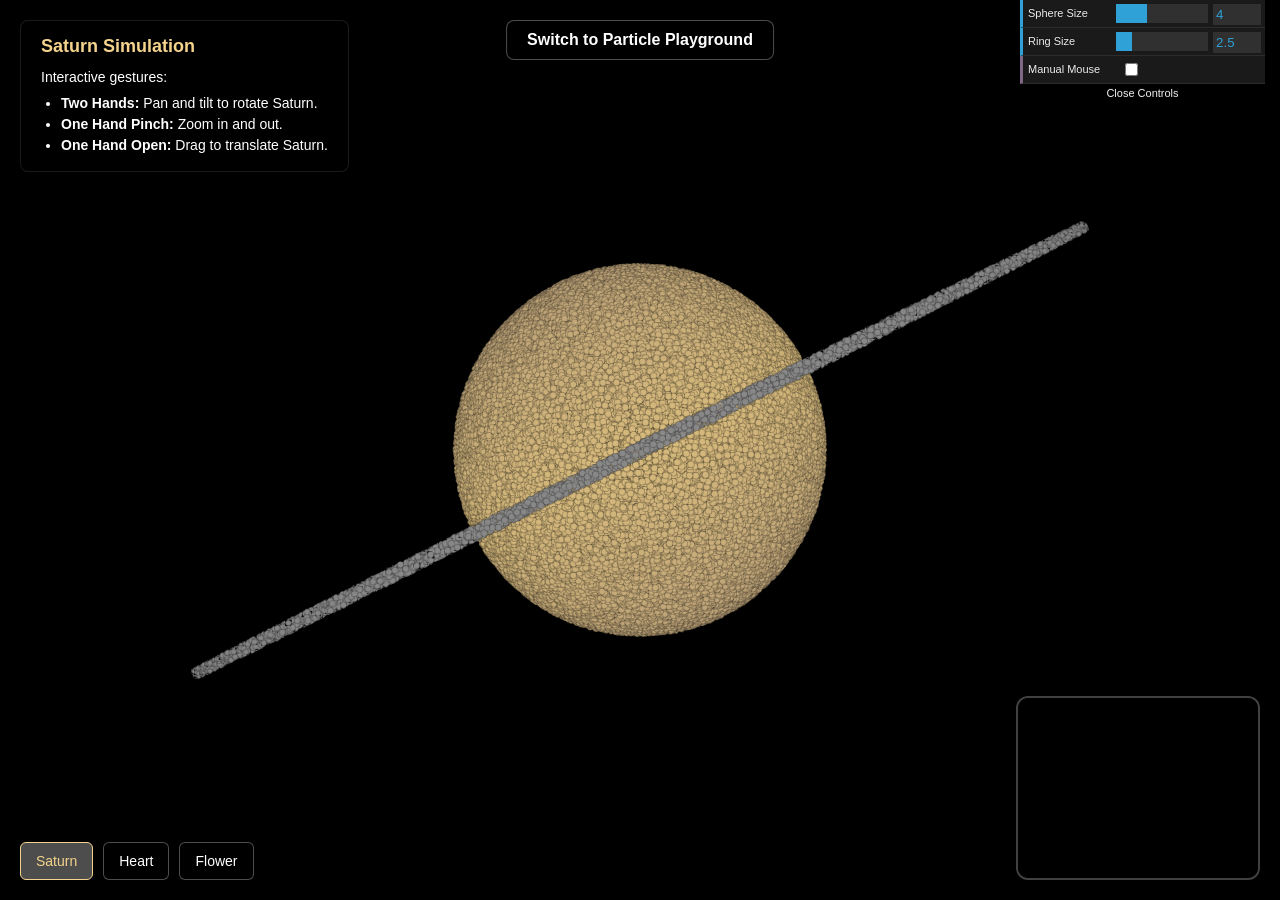
<file: index.html>
<!DOCTYPE html>
<html lang="en">
<head>
    <meta charset="UTF-8">
    <meta name="viewport" content="width=device-width, initial-scale=1.0">
    <title>3D Saturn Particle System</title>
    <link rel="stylesheet" href="style.css">
    
    <!-- Three.js -->
    <script src="3d-particle-playground/libs/three.min.js"></script>
    
    <!-- MediaPipe dependencies -->
    <script src="3d-particle-playground/libs/camera_utils.js" crossorigin="anonymous"></script>
    <script src="3d-particle-playground/libs/hands.js" crossorigin="anonymous"></script>
    
    <!-- dat.GUI -->
    <script src="3d-particle-playground/libs/dat.gui.min.js"></script>
</head>
<body>
    <div id="app_switcher" style="position: absolute; top: 20px; left: 50%; transform: translateX(-50%); z-index: 1000;">
        <button onclick="switchApp()" id="btn_switch_app" style="background: rgba(0,0,0,0.6); color: #fff; border: 1px solid rgba(255,255,255,0.3); padding: 10px 20px; border-radius: 8px; cursor: pointer; font-size: 16px; font-weight: bold; transition: all 0.2s; box-shadow: 0 4px 15px rgba(0,0,0,0.5);">
            Switch to Particle Playground
        </button>
    </div>

    <div id="app_container"></div>

    <script>
        const urlParams = new URLSearchParams(window.location.search);
        const currentApp = urlParams.get('app') || 'saturn';

        function switchApp() {
            if (currentApp === 'saturn') {
                window.location.href = '?app=playground';
            } else {
                window.location.href = '?app=saturn';
            }
        }

        const appContainer = document.getElementById('app_container');
        const switchBtn = document.getElementById('btn_switch_app');

        if (currentApp === 'playground') {
            switchBtn.innerText = 'Switch to Saturn Simulation';
            document.title = '3D Particle Playground';
            
            appContainer.innerHTML = `
                <!-- Video and canvas for MediaPipe PIP -->
                <div id="pip_hand_container">
                    <video id="video" style="display: none;" autoplay playsinline></video>
                    <canvas id="pip_hand_canvas"></canvas>
                </div>
                
                <!-- UI Overlay elements -->
                <div id="ui-container">
                    <div id="camera-status">
                        <span class="indicator red"></span> Camera: Disconnected
                    </div>
                    <div id="readme-panel">
                        <h2>Gestures</h2>
                        <ul>
                            <li><strong>Hand Distance (X):</strong> Controls particle spread</li>
                            <li><strong>Fist Tension:</strong> Controls particle scale</li>
                            <li><strong>Quick Fist Snap:</strong> Fireworks!</li>
                        </ul>
                    </div>
                </div>
            `;
            
            const script = document.createElement('script');
            script.src = '3d-particle-playground/script.js?v=' + Date.now();
            document.body.appendChild(script);

        } else {
            switchBtn.innerText = 'Switch to Particle Playground';
            document.title = '3D Saturn Particle System';
            
            appContainer.innerHTML = `
                <div id="readme">
                    <h1>Saturn Simulation</h1>
                    <p>Interactive gestures:</p>
                    <ul>
                        <li><b>Two Hands:</b> Pan and tilt to rotate Saturn.</li>
                        <li><b>One Hand Pinch:</b> Zoom in and out.</li>
                        <li><b>One Hand Open:</b> Drag to translate Saturn.</li>
                    </ul>
                </div>

                <div id="shape_selector">
                    <button onclick="window.setShape('saturn')" id="btn_saturn" class="active">Saturn</button>
                    <button onclick="window.setShape('heart')" id="btn_heart">Heart</button>
                    <button onclick="window.setShape('flower')" id="btn_flower">Flower</button>
                </div>

                <canvas id="output_canvas"></canvas>
                <div id="loading">Loading Saturn System...</div>
                
                <div id="pip_hand_container">
                    <video id="input_video" playsinline></video>
                    <canvas id="pip_hand_canvas"></canvas>
                </div>
            `;
            
            const script = document.createElement('script');
            script.src = 'script.js?v=' + Date.now();
            document.body.appendChild(script);
        }
    </script>
</body>
</html>
</file>
<file: style.css>
body {
    margin: 0;
    overflow: hidden;
    background-color: #000;
    font-family: 'Segoe UI', Tahoma, Geneva, Verdana, sans-serif;
}

#output_canvas {
    position: absolute;
    top: 0;
    left: 0;
    width: 100vw;
    height: 100vh;
    z-index: 1;
}

#loading {
    position: absolute;
    top: 50%;
    left: 50%;
    transform: translate(-50%, -50%);
    color: #ffffff;
    font-family: monospace;
    font-size: 20px;
    pointer-events: none;
    text-align: center;
    z-index: 10;
}

#pip_hand_container {
    position: fixed;
    bottom: 20px;
    right: 20px;
    width: 240px;
    height: 180px;
    border-radius: 12px;
    overflow: hidden;
    z-index: 100;
    border: 2px solid rgba(255, 255, 255, 0.2);
    box-shadow: 0 8px 32px rgba(0, 0, 0, 0.5);
    background-color: #111;
}

#input_video {
    display: none;
}

#pip_hand_canvas {
    position: absolute;
    top: 0;
    left: 0;
    width: 100%;
    height: 100%;
    transform: scaleX(-1); /* Mirror view */
    background-color: #000;
}

#readme {
    position: absolute;
    top: 20px;
    left: 20px;
    background: rgba(0, 0, 0, 0.6);
    color: #fff;
    padding: 15px 20px;
    border-radius: 8px;
    border: 1px solid rgba(255,255,255,0.1);
    z-index: 100;
    pointer-events: none;
}

#readme h1 {
    margin: 0 0 10px 0;
    font-size: 18px;
    color: #f4d38c;
}

#readme p, #readme ul {
    margin: 0;
    font-size: 14px;
    line-height: 1.5;
}

#readme ul {
    padding-left: 20px;
    margin-top: 5px;
}

#shape_selector {
    position: absolute;
    bottom: 20px;
    left: 20px;
    z-index: 100;
    display: flex;
    gap: 10px;
}

#shape_selector button {
    background: rgba(0, 0, 0, 0.6);
    color: #fff;
    border: 1px solid rgba(255, 255, 255, 0.3);
    padding: 10px 15px;
    border-radius: 6px;
    cursor: pointer;
    font-size: 14px;
    transition: all 0.2s;
}

#shape_selector button:hover {
    background: rgba(255, 255, 255, 0.2);
}

#shape_selector button.active {
    background: rgba(255, 255, 255, 0.3);
    border-color: #f4d38c;
    color: #f4d38c;
}

/* Playground specific styles */
#ui-container {
    position: absolute;
    top: 20px;
    left: 20px;
    pointer-events: none;
    z-index: 10;
}

#camera-status {
    background: rgba(0, 0, 0, 0.6);
    padding: 10px 15px;
    border-radius: 8px;
    display: flex;
    align-items: center;
    margin-bottom: 15px;
    backdrop-filter: blur(4px);
    border: 1px solid rgba(255, 255, 255, 0.1);
    font-size: 0.9rem;
    color: #fff;
}

.indicator {
    width: 10px;
    height: 10px;
    border-radius: 50%;
    margin-right: 10px;
    display: inline-block;
}

.indicator.red { background-color: #ff4757; }
.indicator.green { background-color: #2ed573; box-shadow: 0 0 8px #2ed573; }

#readme-panel {
    background: rgba(0, 0, 0, 0.6);
    padding: 15px 20px;
    border-radius: 8px;
    backdrop-filter: blur(4px);
    border: 1px solid rgba(255, 255, 255, 0.1);
    max-width: 250px;
    color: #fff;
}

#readme-panel h2 {
    margin: 0 0 10px 0;
    font-size: 1.2rem;
    color: #a4b0be;
}

#readme-panel ul {
    margin: 0;
    padding-left: 20px;
    font-size: 0.9rem;
    line-height: 1.6;
}

/* Make dat.GUI modern */
.dg.ac {
    z-index: 20 !important;
}
</file>
